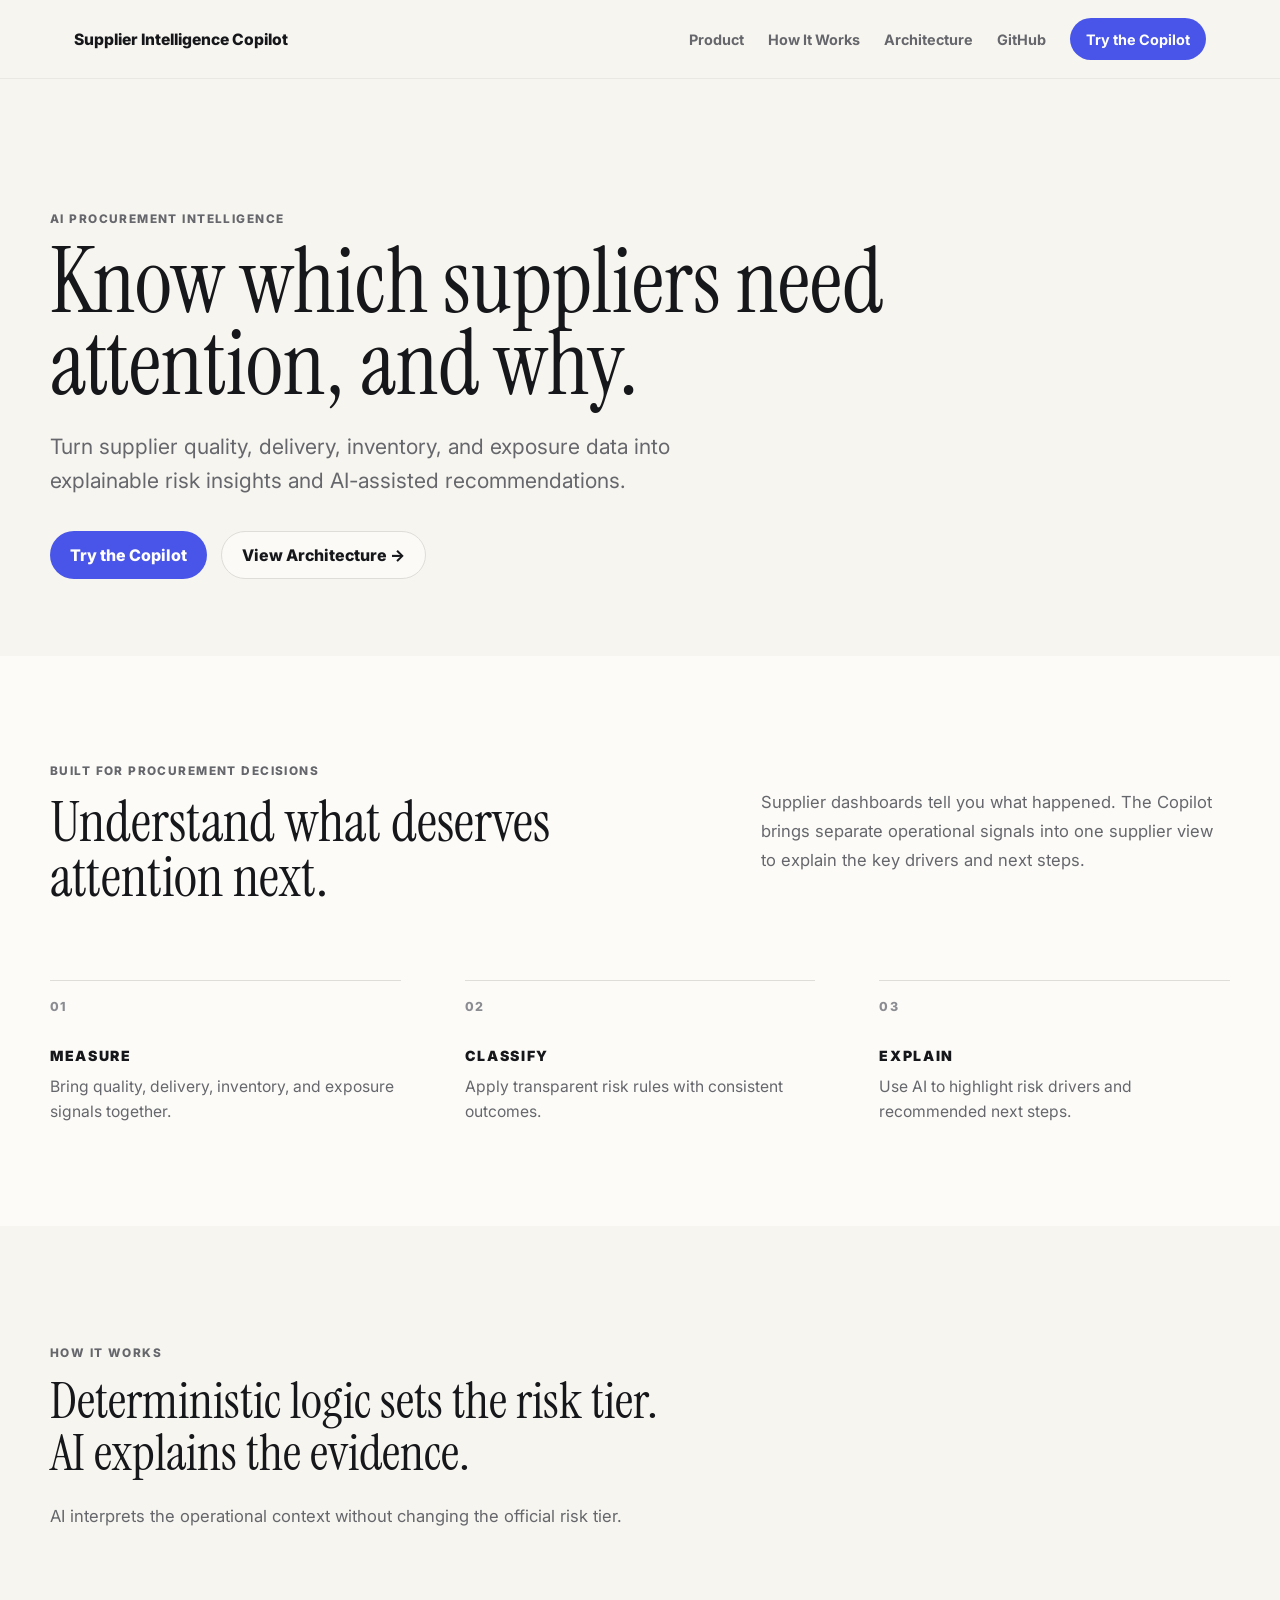
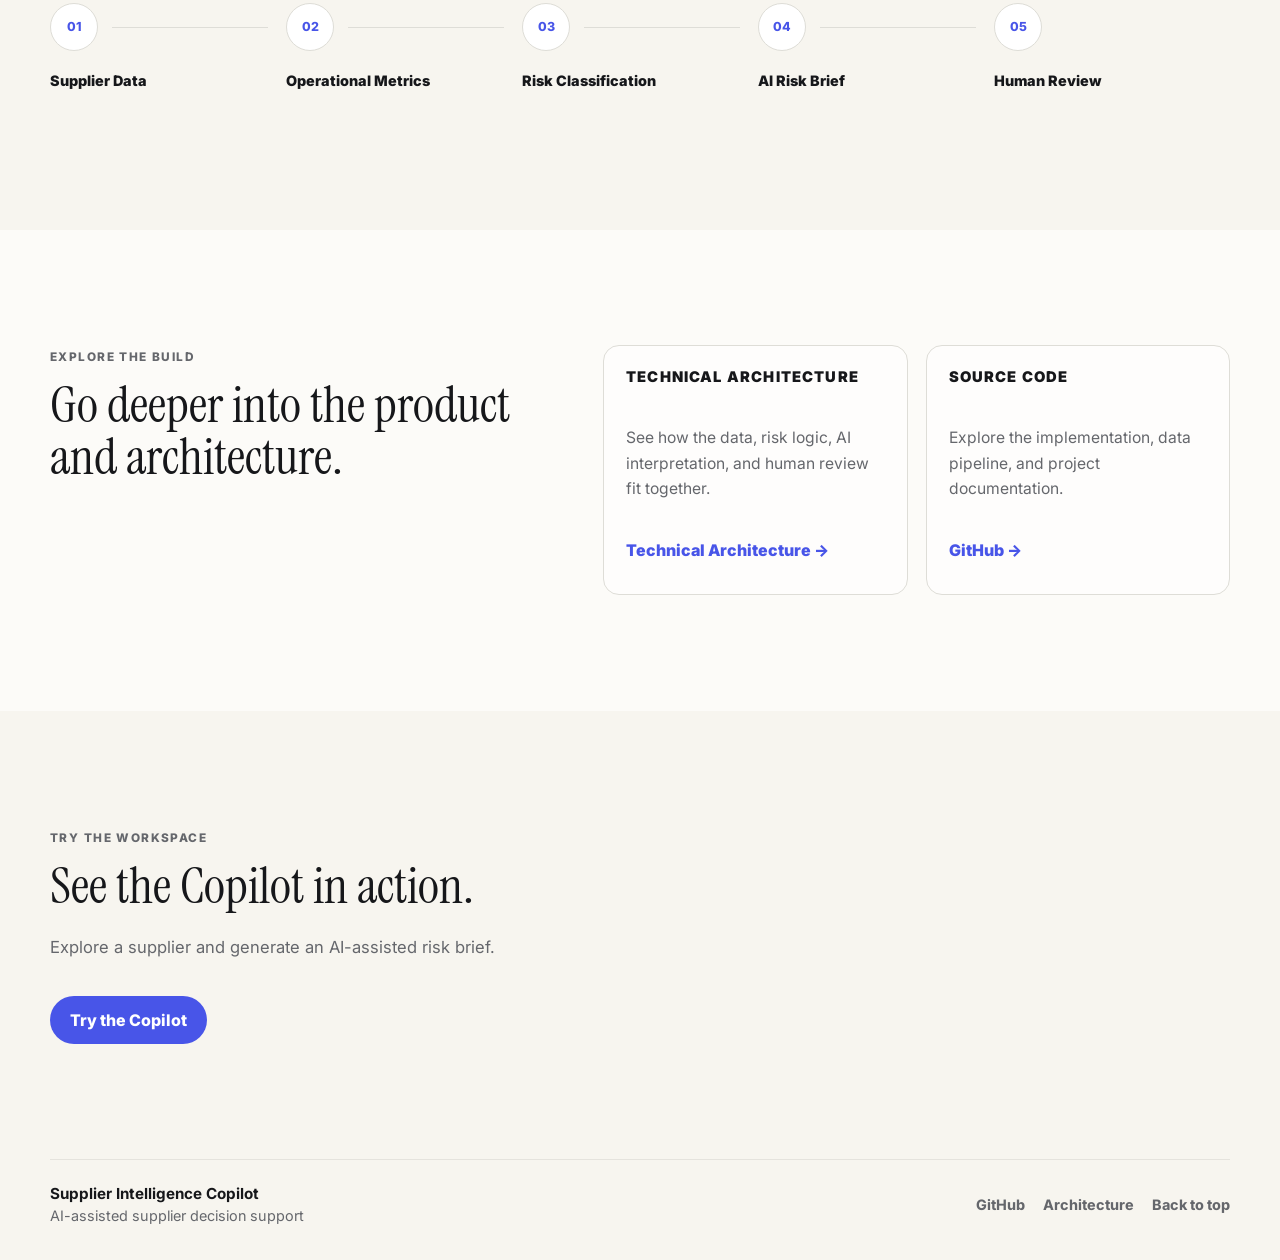
<file: index.html>
<!doctype html>
<html lang="en">
<head>
  <meta charset="UTF-8" />
  <meta name="viewport" content="width=device-width, initial-scale=1.0" />
  <meta name="description" content="AI-assisted supplier risk decision support built on deterministic supply-chain metrics." />
  <title>Supplier Intelligence Copilot</title>
  <link rel="preconnect" href="https://fonts.googleapis.com" />
  <link rel="preconnect" href="https://fonts.gstatic.com" crossorigin />
  <link href="https://fonts.googleapis.com/css2?family=Instrument+Serif:ital@0;1&family=Inter:wght@400;500;600;700;800;900&display=swap" rel="stylesheet" />
  <link rel="stylesheet" href="./app.css" />
</head>
<body>
  <header class="site-header">
    <nav class="site-nav" aria-label="Primary navigation">
      <a class="wordmark" href="#top">Supplier Intelligence Copilot</a>
      <div class="nav-actions">
        <a href="#product">Product</a>
        <a href="#how-it-works">How It Works</a>
        <a href="https://app.notion.com/p/7-Technical-Architecture-3e1d02e1221d801fa287d18869d9af95?source=copy_link" target="_blank" rel="noreferrer">Architecture</a>
        <a href="https://github.com/parulwalkey/supply-chain-health-monitor" target="_blank" rel="noreferrer">GitHub</a>
        <a class="nav-cta" href="./copilot.html">Try the Copilot</a>
      </div>
    </nav>
  </header>

  <main>
    <section class="product-hero" id="top" aria-labelledby="product-title">
      <div class="hero-inner">
        <span class="eyebrow">AI Procurement Intelligence</span>
        <h1 id="product-title">Know which suppliers need attention, and why.</h1>
        <p>Turn supplier quality, delivery, inventory, and exposure data into explainable risk insights and AI-assisted recommendations.</p>
        <div class="hero-ctas">
          <a class="primary-cta" href="./copilot.html">Try the Copilot</a>
          <a class="secondary-cta" href="https://app.notion.com/p/7-Technical-Architecture-3e1d02e1221d801fa287d18869d9af95?source=copy_link" target="_blank" rel="noreferrer">View Architecture →</a>
        </div>
      </div>
    </section>

    <section class="product-context" id="product" aria-labelledby="product-context-title">
      <div class="product-context-inner">
        <div class="product-context-heading">
          <span class="eyebrow">Built for Procurement Decisions</span>
          <h2 id="product-context-title">Understand what deserves attention next.</h2>
        </div>
        <p class="product-context-summary">Supplier dashboards tell you what happened. The Copilot brings separate operational signals into one supplier view to explain the key drivers and next steps.</p>

        <ol class="product-model" aria-label="Three-step product model">
          <li>
            <span class="step-number" aria-hidden="true">01</span>
            <h3>MEASURE</h3>
            <p>Bring quality, delivery, inventory, and exposure signals together.</p>
          </li>
          <li>
            <span class="step-number" aria-hidden="true">02</span>
            <h3>CLASSIFY</h3>
            <p>Apply transparent risk rules with consistent outcomes.</p>
          </li>
          <li>
            <span class="step-number" aria-hidden="true">03</span>
            <h3>EXPLAIN</h3>
            <p>Use AI to highlight risk drivers and recommended next steps.</p>
          </li>
        </ol>
      </div>
    </section>

    <section class="landing-how" id="how-it-works" aria-labelledby="how-title">
      <div class="landing-how-inner">
        <span class="eyebrow">How It Works</span>
        <h2 id="how-title">
          <span>Deterministic logic sets the risk tier.</span>
          <span>AI explains the evidence.</span>
        </h2>
        <p>AI interprets the operational context without changing the official risk tier.</p>
        <ol class="process-flow" aria-label="Product workflow">
          <li>
            <span class="step-number" aria-hidden="true">01</span>
            <span>Supplier Data</span>
          </li>
          <li>
            <span class="step-number" aria-hidden="true">02</span>
            <span>Operational Metrics</span>
          </li>
          <li>
            <span class="step-number" aria-hidden="true">03</span>
            <span>Risk Classification</span>
          </li>
          <li>
            <span class="step-number" aria-hidden="true">04</span>
            <span>AI Risk Brief</span>
          </li>
          <li>
            <span class="step-number" aria-hidden="true">05</span>
            <span>Human Review</span>
          </li>
        </ol>
      </div>
    </section>

    <section class="artifacts-section" aria-labelledby="artifacts-title">
      <div class="artifacts-inner">
        <div class="section-copy">
          <span class="eyebrow">Explore the Build</span>
          <h2 id="artifacts-title">Go deeper into the product and architecture.</h2>
        </div>
        <div class="artifact-links">
          <article class="artifact-panel">
            <h3>Technical Architecture</h3>
            <p>See how the data, risk logic, AI interpretation, and human review fit together.</p>
            <a href="https://app.notion.com/p/7-Technical-Architecture-3e1d02e1221d801fa287d18869d9af95?source=copy_link" target="_blank" rel="noreferrer">Technical Architecture →</a>
          </article>
          <article class="artifact-panel">
            <h3>Source Code</h3>
            <p>Explore the implementation, data pipeline, and project documentation.</p>
            <a href="https://github.com/parulwalkey/supply-chain-health-monitor" target="_blank" rel="noreferrer">GitHub →</a>
          </article>
        </div>
      </div>
    </section>

    <section class="final-cta" aria-labelledby="final-cta-title">
      <div class="final-cta-inner">
        <span class="eyebrow">Try the Workspace</span>
        <h2 id="final-cta-title">See the Copilot in action.</h2>
        <p>Explore a supplier and generate an AI-assisted risk brief.</p>
        <div class="hero-ctas">
          <a class="primary-cta" href="./copilot.html">Try the Copilot</a>
        </div>
      </div>
    </section>
  </main>

  <footer class="site-footer">
    <div class="site-footer-inner">
      <div>
        <strong>Supplier Intelligence Copilot</strong>
        <span>AI-assisted supplier decision support</span>
      </div>
      <nav aria-label="Footer navigation">
        <a href="https://github.com/parulwalkey/supply-chain-health-monitor" target="_blank" rel="noreferrer">GitHub</a>
        <a href="https://app.notion.com/p/7-Technical-Architecture-3e1d02e1221d801fa287d18869d9af95?source=copy_link" target="_blank" rel="noreferrer">Architecture</a>
        <a href="#top">Back to top</a>
      </nav>
    </div>
  </footer>
</body>
</html>
</file>
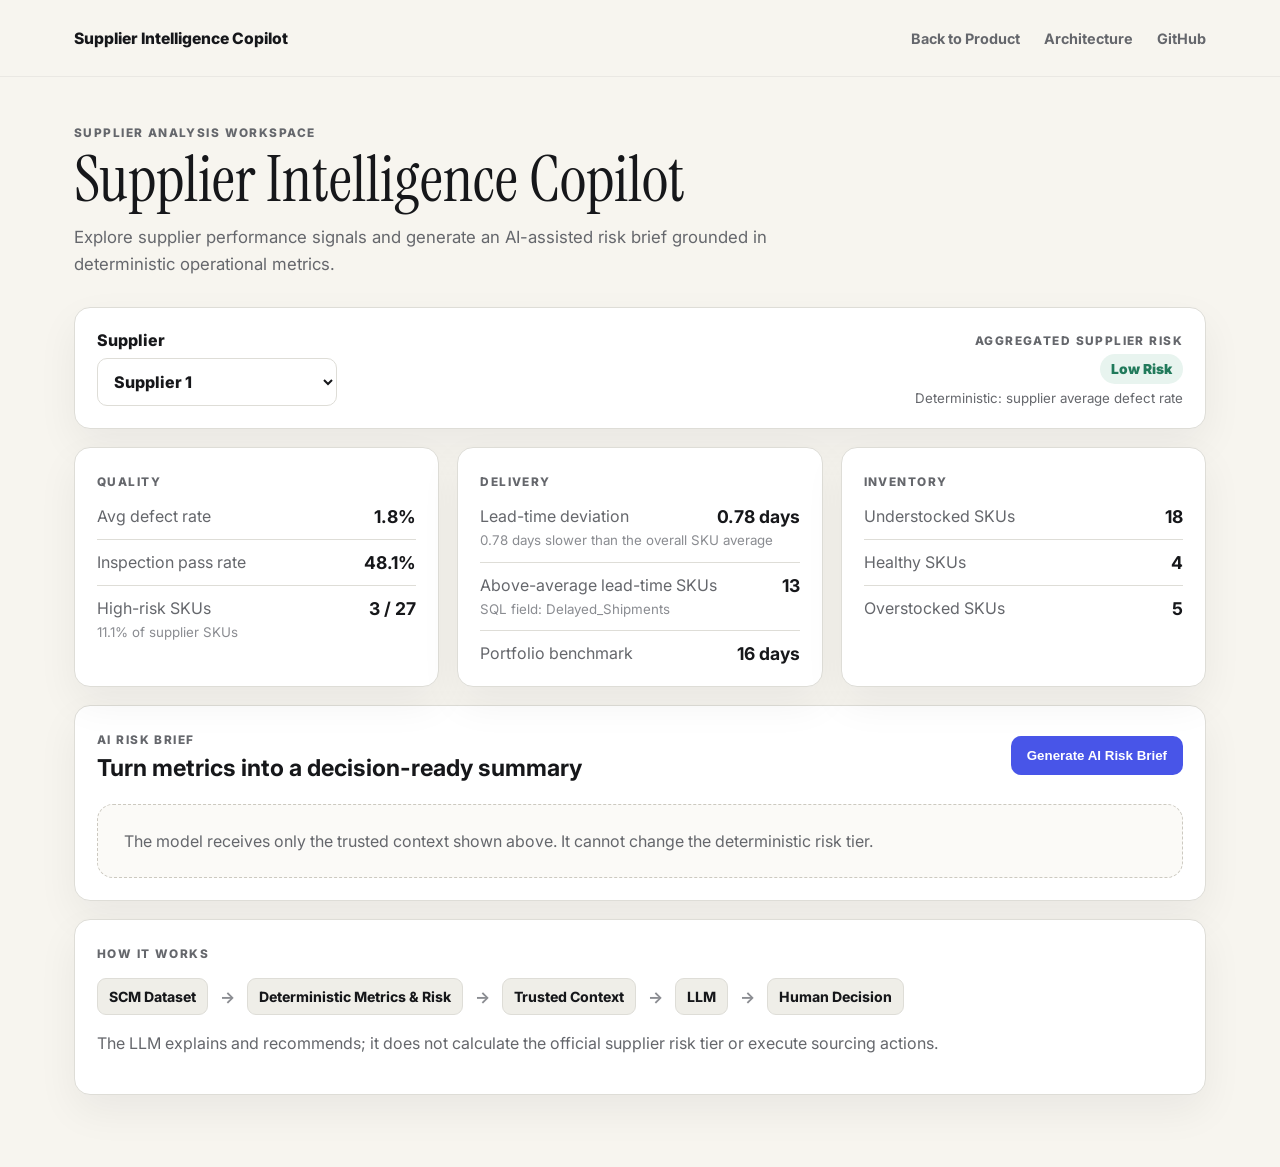
<file: copilot.html>
<!doctype html>
<html lang="en">
<head>
  <meta charset="UTF-8" />
  <meta name="viewport" content="width=device-width, initial-scale=1.0" />
  <meta name="description" content="Supplier Intelligence Copilot workspace for AI-assisted supplier risk analysis." />
  <title>Supplier Intelligence Copilot Workspace</title>
  <link rel="preconnect" href="https://fonts.googleapis.com" />
  <link rel="preconnect" href="https://fonts.gstatic.com" crossorigin />
  <link href="https://fonts.googleapis.com/css2?family=Instrument+Serif:ital@0;1&family=Inter:wght@400;500;600;700;800;900&display=swap" rel="stylesheet" />
  <link rel="stylesheet" href="./app.css" />
</head>
<body>
  <header class="site-header">
    <nav class="site-nav copilot-nav" aria-label="Copilot navigation">
      <a class="wordmark" href="./copilot.html">Supplier Intelligence Copilot</a>
      <div class="nav-actions">
        <a href="./index.html#product">Back to Product</a>
        <a href="https://app.notion.com/p/7-Technical-Architecture-3e1d02e1221d801fa287d18869d9af95?source=copy_link" target="_blank" rel="noreferrer">Architecture</a>
        <a href="https://github.com/parulwalkey/supply-chain-health-monitor" target="_blank" rel="noreferrer">GitHub</a>
      </div>
    </nav>
  </header>

  <main>
    <section class="shell copilot-shell" id="copilot-workspace" aria-labelledby="workspace-title">
      <header class="app-intro">
        <span class="eyebrow">Supplier Analysis Workspace</span>
        <h1 id="workspace-title">Supplier Intelligence Copilot</h1>
        <p>Explore supplier performance signals and generate an AI-assisted risk brief grounded in deterministic operational metrics.</p>
      </header>

      <section class="panel controls">
        <label>Supplier<select id="supplierSelect"></select></label>
        <div>
          <span class="section-label">Aggregated Supplier Risk</span>
          <span id="riskTier" class="risk">—</span>
          <small>Deterministic: supplier average defect rate</small>
        </div>
      </section>

      <section class="grid three">
        <article class="panel">
          <span class="section-label">Quality</span>
          <div id="qualityMetrics" class="metric-grid"></div>
        </article>
        <article class="panel">
          <span class="section-label">Delivery</span>
          <div id="deliveryMetrics" class="metric-grid"></div>
        </article>
        <article class="panel">
          <span class="section-label">Inventory</span>
          <div id="inventoryMetrics" class="metric-grid"></div>
        </article>
      </section>

      <section class="panel copilot">
        <div class="copilot-head">
          <div>
            <span class="section-label">AI Risk Brief</span>
            <h2>Turn metrics into a decision-ready summary</h2>
          </div>
          <button id="generateButton">Generate AI Risk Brief</button>
        </div>
        <div id="errorBox" class="error hidden"></div>
        <div id="briefArea" class="placeholder">The model receives only the trusted context shown above. It cannot change the deterministic risk tier.</div>
      </section>

      <section class="panel architecture" id="how-it-works">
        <span class="section-label">How it works</span>
        <div class="flow"><span>SCM Dataset</span><b>→</b><span>Deterministic Metrics & Risk</span><b>→</b><span>Trusted Context</span><b>→</b><span>LLM</span><b>→</b><span>Human Decision</span></div>
        <p class="muted">The LLM explains and recommends; it does not calculate the official supplier risk tier or execute sourcing actions.</p>
      </section>
    </section>
  </main>

  <script type="module" src="./app.js"></script>
</body>
</html>
</file>
<file: app.css>
:root {
  --bg-main: #f7f5ef;
  --bg-card: #ffffff;
  --bg-soft: #efeee8;
  --text-primary: #16171a;
  --text-secondary: #65676c;
  --text-muted: #8a8c91;
  --border: #deddd7;
  --accent: #4855e8;
  --accent-hover: #3946d4;
  --accent-soft: #eef0ff;
  --success: #217a5b;
  --success-soft: #e8f4ef;
  --warning: #a86f13;
  --warning-soft: #fbf1d7;
  --danger: #b8483f;
  --danger-soft: #faeae8;
  --radius-sm: 10px;
  --radius-md: 16px;
  --radius-lg: 24px;
  --content-width: 1180px;
  --section-y: clamp(76px, 10vw, 132px);
  --space-sm: 10px;
  --space-md: 18px;
  --space-lg: 32px;
  --shadow-subtle: 0 16px 42px rgba(22, 23, 26, 0.06);
  --font-display: "Instrument Serif", Georgia, serif;
  --font-interface: "Inter", ui-sans-serif, system-ui, -apple-system, BlinkMacSystemFont, "Segoe UI", sans-serif;
  color: var(--text-primary);
  background: var(--bg-main);
  font-family: var(--font-interface);
  scroll-behavior: smooth;
  scroll-padding-top: 96px;
}

* {
  box-sizing: border-box;
}

body {
  margin: 0;
  background: var(--bg-main);
  color: var(--text-primary);
  font-family: var(--font-interface);
}

a {
  color: inherit;
}

a:focus-visible,
button:focus-visible,
select:focus-visible {
  outline: 3px solid rgba(72, 85, 232, 0.3);
  outline-offset: 3px;
}

.site-header {
  position: sticky;
  top: 0;
  z-index: 10;
  border-bottom: 1px solid rgba(222, 221, 215, 0.52);
  background: rgba(247, 245, 239, 0.92);
  backdrop-filter: blur(14px);
}

.site-nav {
  display: flex;
  align-items: center;
  justify-content: space-between;
  gap: var(--space-md);
  max-width: var(--content-width);
  margin: 0 auto;
  padding: 18px 24px;
}

.wordmark {
  flex: 0 0 auto;
  text-decoration: none;
  font-size: 0.98rem;
  font-weight: 800;
  letter-spacing: 0;
}

.nav-actions {
  display: flex;
  align-items: center;
  justify-content: flex-end;
  gap: clamp(12px, 2vw, 24px);
  font-size: 0.9rem;
  font-weight: 700;
}

.nav-actions a {
  min-height: 40px;
  display: inline-flex;
  align-items: center;
  text-decoration: none;
  color: var(--text-secondary);
  transition: color 160ms ease, background 160ms ease, border-color 160ms ease;
}

.nav-actions a:hover {
  color: var(--text-primary);
}

.nav-actions .nav-cta {
  min-height: 42px;
  padding: 0 16px;
  border-radius: 999px;
  background: var(--accent);
  color: #ffffff;
}

.nav-actions .nav-cta:hover {
  background: var(--accent-hover);
  color: #ffffff;
}

.product-hero {
  padding: var(--section-y) 24px clamp(48px, 6vw, 78px);
}

.hero-inner {
  max-width: var(--content-width);
  margin: 0 auto;
}

.product-hero h1 {
  max-width: 880px;
  margin: 14px 0 24px;
  color: var(--text-primary);
  font-family: var(--font-display);
  font-size: clamp(3.6rem, 7vw, 6.25rem);
  font-weight: 400;
  letter-spacing: 0;
  line-height: 0.92;
}

.product-hero p {
  max-width: 660px;
  margin: 0;
  color: var(--text-secondary);
  font-size: clamp(1.08rem, 1.8vw, 1.32rem);
  line-height: 1.6;
}

.hero-ctas {
  display: flex;
  flex-wrap: wrap;
  gap: 14px;
  margin-top: 34px;
}

.primary-cta,
.secondary-cta {
  min-height: 48px;
  display: inline-flex;
  align-items: center;
  justify-content: center;
  border-radius: 999px;
  padding: 0 20px;
  text-decoration: none;
  font-weight: 800;
}

.primary-cta {
  background: var(--accent);
  color: #ffffff;
}

.primary-cta:hover {
  background: var(--accent-hover);
}

.secondary-cta {
  border: 1px solid var(--border);
  background: rgba(255, 255, 255, 0.48);
  color: var(--text-primary);
}

.secondary-cta:hover {
  border-color: #c8c7c0;
  background: var(--bg-card);
}

.product-context {
  padding: clamp(64px, 8vw, 104px) 24px;
  background: #fcfbf8;
  scroll-margin-top: 96px;
}

.product-context-inner {
  display: grid;
  grid-template-columns: minmax(0, 1.35fr) minmax(0, 1fr);
  column-gap: clamp(32px, 6vw, 80px);
  align-items: center;
  max-width: var(--content-width);
  margin: 0 auto;
}

.product-context h2 {
  max-width: 1120px;
  margin: 16px 0 0;
  color: var(--text-primary);
  font-family: var(--font-display);
  font-size: clamp(2.7rem, 4.6vw, 3.5rem);
  font-weight: 400;
  letter-spacing: 0;
  line-height: 0.98;
}

.product-context h2 span {
  display: block;
}

.product-context-summary {
  max-width: 760px;
  margin: 0;
  color: var(--text-secondary);
  font-size: clamp(1rem, 1.3vw, 1.12rem);
  line-height: 1.75;
}

.product-model {
  grid-column: 1 / -1;
  display: grid;
  grid-template-columns: repeat(3, 1fr);
  gap: clamp(28px, 5vw, 72px);
  margin: clamp(44px, 7vw, 76px) 0 0;
  padding: 0;
  list-style: none;
}

.product-model li {
  border-top: 1px solid var(--border);
  padding-top: 18px;
}

.step-number {
  display: block;
  margin-bottom: 34px;
  color: var(--text-muted);
  font-size: 0.78rem;
  font-weight: 800;
  letter-spacing: 0.12em;
}

.product-model h3 {
  margin: 0 0 10px;
  color: var(--text-primary);
  font-size: 0.88rem;
  font-weight: 900;
  letter-spacing: 0.12em;
  line-height: 1.2;
  text-transform: uppercase;
}

.product-model p {
  margin: 0;
  color: var(--text-secondary);
  font-size: 0.98rem;
  line-height: 1.55;
}

.landing-how {
  padding: clamp(72px, 9vw, 116px) 24px;
  scroll-margin-top: 96px;
}

.landing-how-inner {
  max-width: var(--content-width);
  margin: 0 auto;
}

.landing-how h2 {
  max-width: 880px;
  margin: 14px 0 24px;
  color: var(--text-primary);
  font-family: var(--font-display);
  font-size: clamp(2.25rem, 4vw, 3.45rem);
  font-weight: 400;
  letter-spacing: 0;
  line-height: 1;
}

.landing-how h2 span {
  display: block;
}

.landing-how-inner > p,
.section-copy p,
.final-cta p {
  max-width: 760px;
  margin: 0;
  color: var(--text-secondary);
  font-size: clamp(1rem, 1.3vw, 1.12rem);
  line-height: 1.75;
}

.process-flow {
  display: grid;
  grid-template-columns: repeat(5, 1fr);
  gap: 0;
  margin: clamp(44px, 7vw, 72px) 0 0;
  padding: 0;
  list-style: none;
}

.process-flow li {
  position: relative;
  min-height: 112px;
  padding: 0 18px 0 0;
}

.process-flow li:not(:last-child)::after {
  content: "";
  position: absolute;
  top: 24px;
  left: 62px;
  right: 18px;
  border-top: 1px solid var(--border);
}

.process-flow .step-number {
  display: flex;
  align-items: center;
  justify-content: center;
  width: 48px;
  height: 48px;
  margin-bottom: 20px;
  border: 1px solid var(--border);
  border-radius: 50%;
  background: var(--bg-card);
  color: var(--accent);
  letter-spacing: 0;
}

.process-flow li > span:last-child {
  display: block;
  max-width: 150px;
  color: var(--text-primary);
  font-size: 0.9rem;
  font-weight: 850;
  line-height: 1.35;
}

.artifacts-section {
  padding: clamp(72px, 9vw, 116px) 24px;
  background: #fcfbf8;
}

.artifacts-inner {
  display: grid;
  grid-template-columns: minmax(0, 0.85fr) minmax(0, 1.15fr);
  gap: clamp(44px, 7vw, 92px);
  max-width: var(--content-width);
  margin: 0 auto;
}

.section-copy h2,
.final-cta h2 {
  max-width: 760px;
  margin: 14px 0 22px;
  color: var(--text-primary);
  font-family: var(--font-display);
  font-size: clamp(2.25rem, 4vw, 3.45rem);
  font-weight: 400;
  letter-spacing: 0;
  line-height: 1;
}

.artifact-links {
  display: grid;
  grid-template-columns: 1fr 1fr;
  gap: 18px;
}

.artifact-panel {
  display: flex;
  min-height: 250px;
  flex-direction: column;
  justify-content: space-between;
  gap: 24px;
  padding: 22px;
  border: 1px solid var(--border);
  border-radius: var(--radius-md);
  background: rgba(255, 255, 255, 0.46);
}

.artifact-panel h3 {
  margin: 0 0 12px;
  color: var(--text-primary);
  font-size: 0.92rem;
  font-weight: 900;
  letter-spacing: 0.08em;
  line-height: 1.25;
  text-transform: uppercase;
}

.artifact-panel p {
  margin: 0;
  color: var(--text-secondary);
  font-size: 0.98rem;
  line-height: 1.65;
}

.artifact-panel a {
  width: fit-content;
  min-height: 44px;
  display: inline-flex;
  align-items: center;
  color: var(--accent);
  font-weight: 850;
  text-decoration: none;
}

.artifact-panel a:hover {
  color: var(--accent-hover);
}

.final-cta {
  padding: clamp(72px, 9vw, 116px) 24px;
}

.final-cta-inner {
  max-width: var(--content-width);
  margin: 0 auto;
}

.site-footer {
  padding: 0 24px 36px;
}

.site-footer-inner {
  display: flex;
  align-items: center;
  justify-content: space-between;
  gap: 24px;
  max-width: var(--content-width);
  margin: 0 auto;
  padding-top: 24px;
  border-top: 1px solid rgba(222, 221, 215, 0.72);
  color: var(--text-secondary);
}

.site-footer strong,
.site-footer span {
  display: block;
}

.site-footer strong {
  color: var(--text-primary);
  font-size: 0.95rem;
}

.site-footer span {
  margin-top: 4px;
  font-size: 0.9rem;
}

.site-footer nav {
  display: flex;
  flex-wrap: wrap;
  justify-content: flex-end;
  gap: 18px;
  font-size: 0.9rem;
  font-weight: 750;
}

.site-footer a {
  min-height: 36px;
  display: inline-flex;
  align-items: center;
  text-decoration: none;
  color: var(--text-secondary);
}

.site-footer a:hover {
  color: var(--text-primary);
}

.copilot-shell {
  padding-top: clamp(44px, 6vw, 72px);
}

.app-intro {
  max-width: 760px;
  margin-bottom: 28px;
}

.app-intro h1 {
  margin: 8px 0 12px;
  font-family: var(--font-display);
  font-size: clamp(2.7rem, 5vw, 4.25rem);
  font-weight: 400;
  letter-spacing: 0;
  line-height: 0.98;
}

.app-intro p {
  margin: 0;
  color: var(--text-secondary);
  font-size: 1.05rem;
  line-height: 1.65;
}

.shell {
  max-width: var(--content-width);
  margin: 0 auto;
  padding: 44px 24px 72px;
  scroll-margin-top: 96px;
}

.hero {
  display: flex;
  justify-content: space-between;
  gap: var(--space-lg);
  align-items: flex-end;
  margin-bottom: 28px;
}

.hero h1 {
  margin: 8px 0 12px;
  font-size: clamp(2.2rem, 5vw, 4.2rem);
  letter-spacing: 0;
  line-height: 0.98;
}

.hero p {
  max-width: 760px;
  color: var(--text-secondary);
  font-size: 1.05rem;
  line-height: 1.65;
}

.eyebrow,
.section-label {
  font-size: 0.74rem;
  text-transform: uppercase;
  letter-spacing: 0.12em;
  font-weight: 800;
  color: var(--text-secondary);
}

.hero-links {
  display: flex;
  gap: var(--space-sm);
  flex-wrap: wrap;
}

.hero-links a {
  text-decoration: none;
  color: inherit;
  padding: 10px 14px;
  border: 1px solid var(--border);
  border-radius: 999px;
  background: var(--bg-card);
  font-weight: 700;
  font-size: 0.88rem;
}

.panel {
  background: var(--bg-card);
  border: 1px solid var(--border);
  border-radius: var(--radius-md);
  padding: 22px;
  box-shadow: var(--shadow-subtle);
}

.controls {
  display: flex;
  justify-content: space-between;
  align-items: end;
  gap: 24px;
  margin-bottom: 18px;
}

.controls label {
  display: grid;
  gap: 8px;
  font-weight: 800;
}

select {
  min-width: 240px;
  font: inherit;
  padding: 12px;
  color: var(--text-primary);
  border: 1px solid var(--border);
  border-radius: var(--radius-sm);
  background: var(--bg-card);
}

.controls > div {
  display: grid;
  gap: 6px;
  justify-items: end;
}

.controls small {
  color: var(--text-secondary);
}

.risk {
  display: inline-flex;
  width: fit-content;
  padding: 7px 11px;
  border-radius: 999px;
  font-weight: 900;
  font-size: 0.86rem;
}

.risk.low {
  background: var(--success-soft);
  color: var(--success);
}

.risk.medium {
  background: var(--warning-soft);
  color: var(--warning);
}

.risk.high {
  background: var(--danger-soft);
  color: var(--danger);
}

.grid.three {
  display: grid;
  grid-template-columns: repeat(3, 1fr);
  gap: 18px;
  margin-bottom: 18px;
}

.metric-grid {
  display: grid;
  gap: 12px;
  margin-top: 16px;
}

.metric {
  display: grid;
  grid-template-columns: 1fr auto;
  gap: 4px 12px;
  border-top: 1px solid var(--border);
  padding-top: 12px;
}

.metric:first-child {
  border-top: 0;
  padding-top: 0;
}

.metric-label {
  color: var(--text-secondary);
}

.metric strong {
  font-size: 1.1rem;
}

.metric small {
  grid-column: 1 / -1;
  color: var(--text-muted);
  line-height: 1.4;
}

.copilot {
  margin-bottom: 18px;
}

.copilot-head {
  display: flex;
  align-items: center;
  justify-content: space-between;
  gap: 24px;
}

.copilot h2 {
  margin: 6px 0 0;
  font-size: 1.45rem;
}

button {
  border: 0;
  border-radius: var(--radius-sm);
  padding: 12px 16px;
  background: var(--accent);
  color: #ffffff;
  font-weight: 800;
  cursor: pointer;
}

button:hover {
  background: var(--accent-hover);
}

button:disabled {
  opacity: 0.55;
  cursor: wait;
}

.placeholder {
  margin-top: 22px;
  border: 1px dashed #ccc9c0;
  border-radius: var(--radius-md);
  padding: 26px;
  color: var(--text-secondary);
  background: #fbfaf7;
}

.error {
  margin-top: 20px;
  padding: 14px 16px;
  border-radius: var(--radius-sm);
  background: var(--danger-soft);
  color: var(--danger);
}

.hidden {
  display: none;
}

.brief {
  margin-top: 24px;
}

.brief-summary {
  display: flex;
  gap: 14px;
  align-items: flex-start;
  padding-bottom: 20px;
  border-bottom: 1px solid #eceae3;
}

.brief-summary p {
  margin: 2px 0;
  line-height: 1.65;
}

.brief-columns {
  display: grid;
  grid-template-columns: 1fr 1fr;
  gap: 28px;
  margin-top: 22px;
}

h3 {
  font-size: 0.95rem;
  margin: 0 0 12px;
}

.evidence-card {
  display: grid;
  gap: 5px;
  background: #fbfaf7;
  border: 1px solid #eceae3;
  padding: 13px;
  border-radius: 12px;
  margin-bottom: 10px;
}

.evidence-card span {
  color: var(--text-secondary);
  font-size: 0.9rem;
}

.actions,
.limitations {
  margin-top: 22px;
}

.actions li,
.limitations li {
  margin: 8px 0;
  line-height: 1.55;
}

.human-review {
  display: grid;
  gap: 4px;
  margin-top: 24px;
  padding: 14px 16px;
  border-radius: 12px;
  background: #fff8e7;
  border: 1px solid #f7dfa1;
}

.human-review span {
  color: #6f5a23;
  font-size: 0.9rem;
}

.architecture {
  scroll-margin-top: 96px;
}

.architecture .flow {
  display: flex;
  gap: 12px;
  flex-wrap: wrap;
  align-items: center;
  margin: 16px 0 8px;
}

.flow span {
  background: var(--bg-soft);
  border: 1px solid var(--border);
  padding: 9px 11px;
  border-radius: 9px;
  font-weight: 750;
  font-size: 0.88rem;
}

.flow b {
  color: var(--text-muted);
}

.muted {
  color: var(--text-secondary);
  line-height: 1.55;
}

@media (prefers-reduced-motion: reduce) {
  :root {
    scroll-behavior: auto;
  }

  .nav-actions a {
    transition: none;
  }
}

@media (max-width: 1100px) {
  .artifacts-inner {
    grid-template-columns: 1fr;
  }
}

@media (max-width: 860px) {
  .site-nav {
    align-items: flex-start;
    flex-direction: column;
  }

  .nav-actions {
    width: 100%;
    justify-content: flex-start;
    flex-wrap: wrap;
    gap: 8px 16px;
  }

  .nav-actions a {
    min-height: 36px;
  }

  .nav-actions .nav-cta {
    min-height: 40px;
  }

  .product-hero {
    padding-top: 68px;
  }

  .product-hero h1 {
    font-size: clamp(3rem, 11vw, 4.8rem);
  }

  .product-context-inner {
    grid-template-columns: 1fr;
    row-gap: 24px;
  }

  .product-context h2 {
    font-size: clamp(2.35rem, 8vw, 3.8rem);
  }

  .product-model {
    grid-template-columns: 1fr;
    gap: 28px;
    margin-top: 20px;
  }

  .landing-how h2 {
    font-size: clamp(2.1rem, 7vw, 3rem);
  }

  .process-flow {
    grid-template-columns: 1fr;
    gap: 0;
  }

  .process-flow li {
    min-height: 0;
    display: grid;
    grid-template-columns: 48px 1fr;
    align-items: center;
    gap: 18px;
    padding: 18px 0;
  }

  .process-flow li:not(:last-child)::after {
    top: 66px;
    bottom: -18px;
    left: 24px;
    right: auto;
    border-top: 0;
    border-left: 1px solid var(--border);
  }

  .process-flow .step-number {
    margin-bottom: 0;
  }

  .process-flow li > span:last-child {
    max-width: none;
  }

  .artifacts-inner {
    grid-template-columns: 1fr;
  }

  .artifact-links {
    grid-template-columns: 1fr;
  }

  .step-number {
    margin-bottom: 22px;
  }

  .hero,
  .controls,
  .copilot-head {
    align-items: stretch;
    flex-direction: column;
  }

  .controls > div {
    justify-items: start;
  }

  .grid.three,
  .brief-columns {
    grid-template-columns: 1fr;
  }
}

@media (max-width: 520px) {
  :root {
    scroll-padding-top: 150px;
  }

  .site-nav,
  .product-hero,
  .product-context,
  .landing-how,
  .artifacts-section,
  .final-cta,
  .site-footer,
  .shell {
    padding-left: 18px;
    padding-right: 18px;
  }

  .wordmark {
    max-width: 240px;
  }

  .nav-actions a:not(.nav-cta) {
    font-size: 0.84rem;
  }

  .product-hero h1 {
    font-size: clamp(2.55rem, 13vw, 3.45rem);
  }

  .product-context h2 {
    font-size: clamp(2.05rem, 10vw, 2.85rem);
  }

  .app-intro h1 {
    font-size: clamp(2.4rem, 11vw, 3.1rem);
  }

  .section-copy h2,
  .final-cta h2 {
    font-size: clamp(2.05rem, 10vw, 2.85rem);
  }

  .artifact-panel {
    min-height: 0;
  }

  .site-footer-inner {
    align-items: flex-start;
    flex-direction: column;
  }

  .site-footer nav {
    justify-content: flex-start;
  }

  .hero-ctas,
  .primary-cta,
  .secondary-cta {
    width: 100%;
  }

  select {
    min-width: 0;
    width: 100%;
  }
}
</file>
